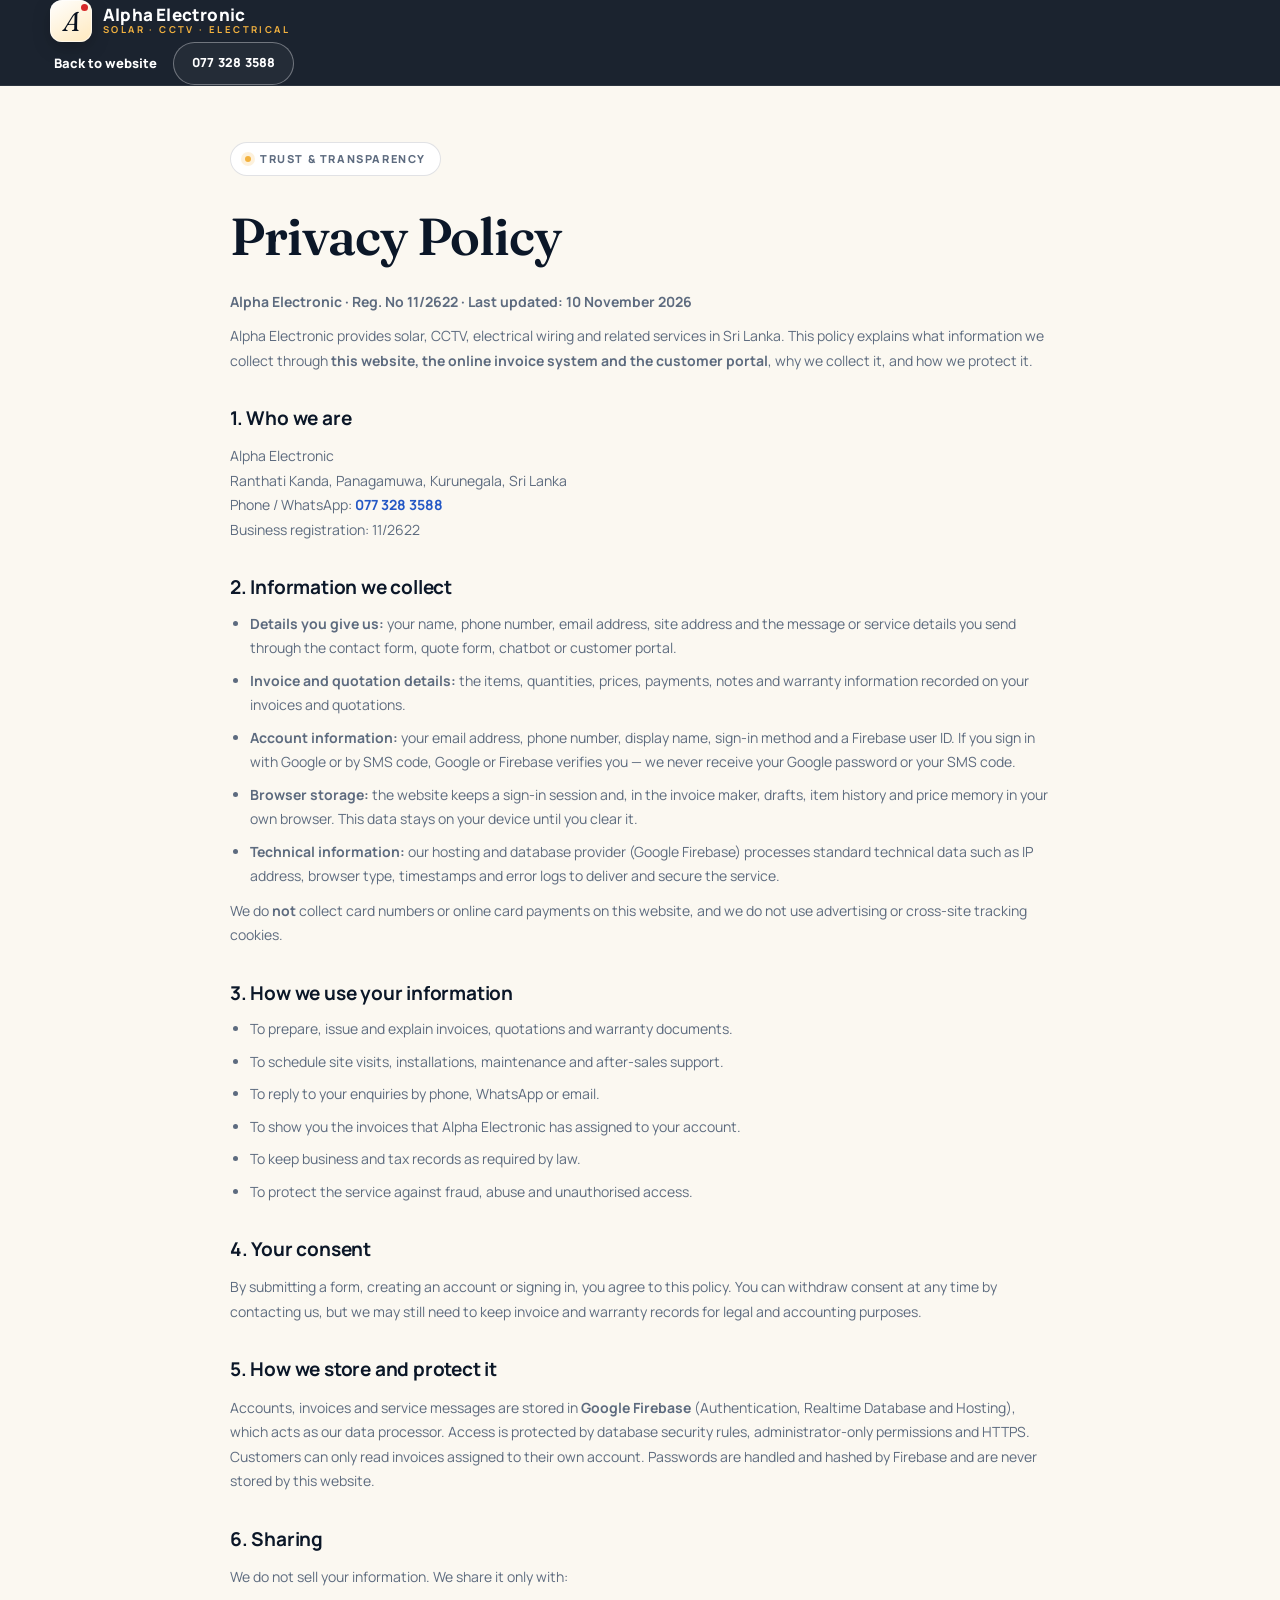
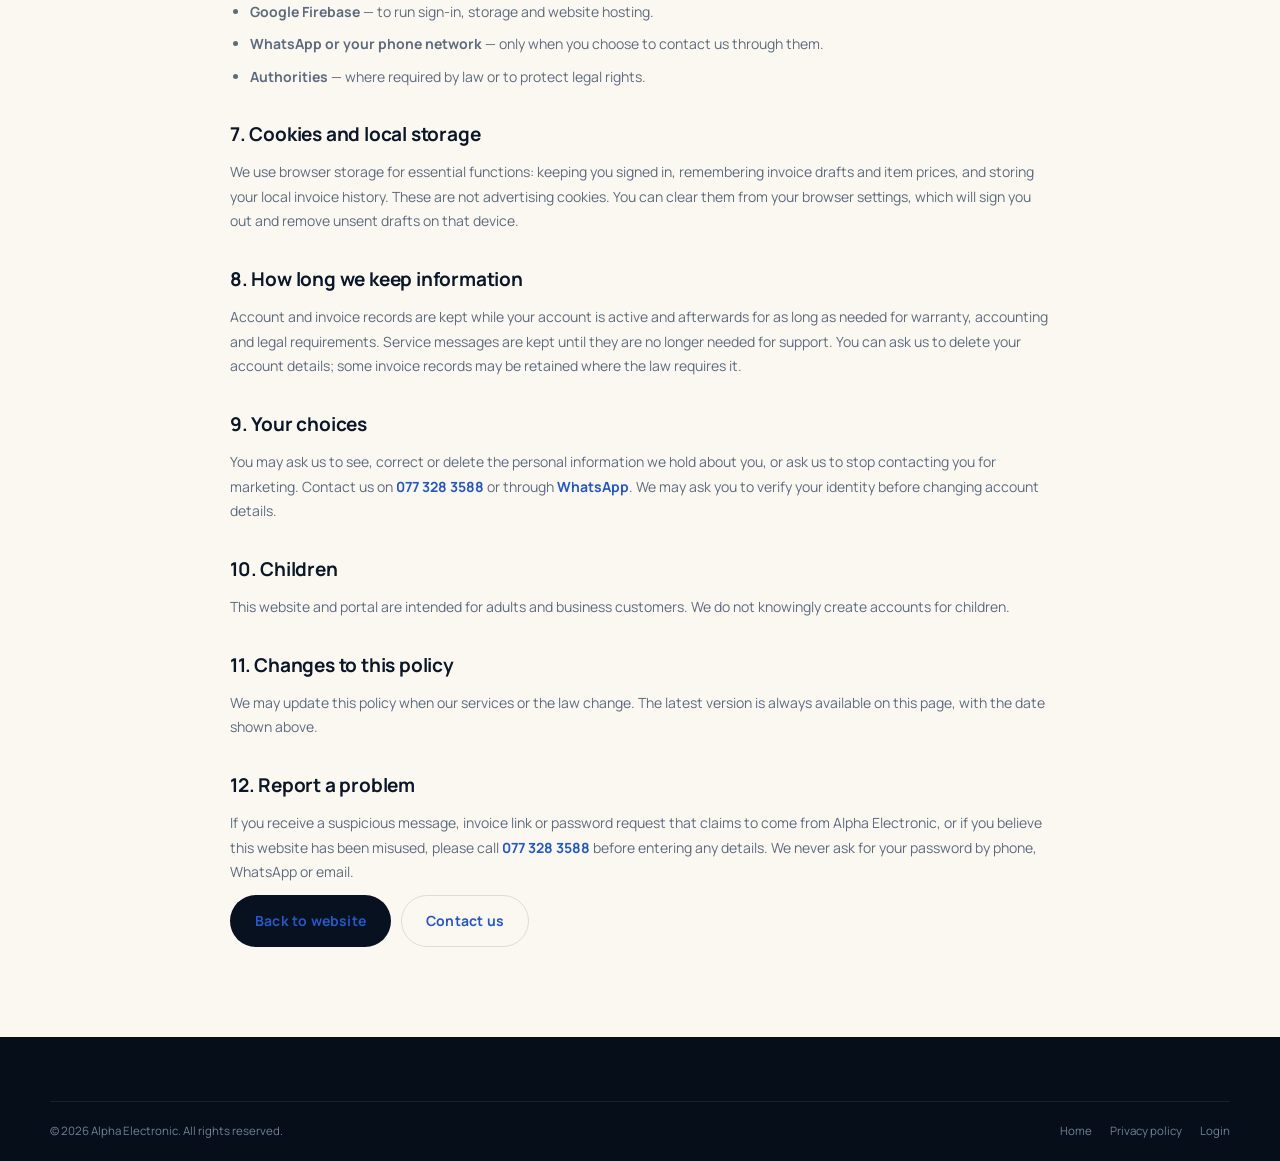
<file: privacy.html>
<!DOCTYPE html>
<html lang="en">
<head>
<meta charset="UTF-8">
<meta name="viewport" content="width=device-width, initial-scale=1.0">
<title>Privacy Policy — Alpha Electronic</title>
<meta name="description" content="How Alpha Electronic collects, uses, stores and protects personal information on its website, invoice system and customer portal.">
<meta name="theme-color" content="#08111f">
<link rel="icon" href="data:image/svg+xml,%3Csvg xmlns='http://www.w3.org/2000/svg' viewBox='0 0 64 64'%3E%3Crect width='64' height='64' rx='14' fill='%2308111f'/%3E%3Ctext x='30' y='46' font-family='Georgia' font-size='38' font-style='italic' text-anchor='middle' fill='%23f3b23f'%3EA%3C/text%3E%3Ccircle cx='49' cy='17' r='5' fill='%23d62828'/%3E%3C/svg%3E">
<link rel="preconnect" href="https://fonts.googleapis.com">
<link rel="preconnect" href="https://fonts.gstatic.com" crossorigin>
<link href="https://fonts.googleapis.com/css2?family=Manrope:wght@400;500;600;700;800&family=Fraunces:ital,opsz,wght@0,9..144,500;0,9..144,600;1,9..144,500&display=swap" rel="stylesheet">
<link rel="stylesheet" href="site.css">
</head>
<body>

<header class="site-header">
  <div class="container">
    <a class="brand" href="index.html" aria-label="Alpha Electronic home">
      <span class="brand-mark">A</span>
      <span class="brand-text">
        <strong>Alpha Electronic</strong>
        <span>Solar · CCTV · Electrical</span>
      </span>
    </a>
    <div class="header-actions" style="margin-left:auto">
      <a class="header-login" href="index.html">Back to website</a>
      <a class="btn btn-ghost-light btn-sm" href="tel:+94773283588">077 328 3588</a>
    </div>
  </div>
</header>

<main class="legal-main">
  <div class="container legal">
    <span class="eyebrow"><span class="dot"></span>Trust &amp; transparency</span>
    <h1>Privacy Policy</h1>
    <p class="legal-meta">Alpha Electronic · Reg. No 11/2622 · Last updated: 10 November 2026</p>

    <p>
      Alpha Electronic provides solar, CCTV, electrical wiring and related services in Sri Lanka.
      This policy explains what information we collect through <strong>this website, the online
      invoice system and the customer portal</strong>, why we collect it, and how we protect it.
    </p>

    <h2>1. Who we are</h2>
    <p>
      Alpha Electronic<br>
      Ranthati Kanda, Panagamuwa, Kurunegala, Sri Lanka<br>
      Phone / WhatsApp: <a href="tel:+94773283588">077 328 3588</a><br>
      Business registration: 11/2622
    </p>

    <h2>2. Information we collect</h2>
    <ul>
      <li><strong>Details you give us:</strong> your name, phone number, email address, site address and the message or service details you send through the contact form, quote form, chatbot or customer portal.</li>
      <li><strong>Invoice and quotation details:</strong> the items, quantities, prices, payments, notes and warranty information recorded on your invoices and quotations.</li>
      <li><strong>Account information:</strong> your email address, phone number, display name, sign-in method and a Firebase user ID. If you sign in with Google or by SMS code, Google or Firebase verifies you — we never receive your Google password or your SMS code.</li>
      <li><strong>Browser storage:</strong> the website keeps a sign-in session and, in the invoice maker, drafts, item history and price memory in your own browser. This data stays on your device until you clear it.</li>
      <li><strong>Technical information:</strong> our hosting and database provider (Google Firebase) processes standard technical data such as IP address, browser type, timestamps and error logs to deliver and secure the service.</li>
    </ul>
    <p>
      We do <strong>not</strong> collect card numbers or online card payments on this website, and we do
      not use advertising or cross-site tracking cookies.
    </p>

    <h2>3. How we use your information</h2>
    <ul>
      <li>To prepare, issue and explain invoices, quotations and warranty documents.</li>
      <li>To schedule site visits, installations, maintenance and after-sales support.</li>
      <li>To reply to your enquiries by phone, WhatsApp or email.</li>
      <li>To show you the invoices that Alpha Electronic has assigned to your account.</li>
      <li>To keep business and tax records as required by law.</li>
      <li>To protect the service against fraud, abuse and unauthorised access.</li>
    </ul>

    <h2>4. Your consent</h2>
    <p>
      By submitting a form, creating an account or signing in, you agree to this policy. You can
      withdraw consent at any time by contacting us, but we may still need to keep invoice and
      warranty records for legal and accounting purposes.
    </p>

    <h2>5. How we store and protect it</h2>
    <p>
      Accounts, invoices and service messages are stored in <strong>Google Firebase</strong>
      (Authentication, Realtime Database and Hosting), which acts as our data processor.
      Access is protected by database security rules, administrator-only permissions and HTTPS.
      Customers can only read invoices assigned to their own account. Passwords are handled and
      hashed by Firebase and are never stored by this website.
    </p>

    <h2>6. Sharing</h2>
    <p>
      We do not sell your information. We share it only with:
    </p>
    <ul>
      <li><strong>Google Firebase</strong> — to run sign-in, storage and website hosting.</li>
      <li><strong>WhatsApp or your phone network</strong> — only when you choose to contact us through them.</li>
      <li><strong>Authorities</strong> — where required by law or to protect legal rights.</li>
    </ul>

    <h2>7. Cookies and local storage</h2>
    <p>
      We use browser storage for essential functions: keeping you signed in, remembering invoice
      drafts and item prices, and storing your local invoice history. These are not advertising
      cookies. You can clear them from your browser settings, which will sign you out and remove
      unsent drafts on that device.
    </p>

    <h2>8. How long we keep information</h2>
    <p>
      Account and invoice records are kept while your account is active and afterwards for as long
      as needed for warranty, accounting and legal requirements. Service messages are kept until
      they are no longer needed for support. You can ask us to delete your account details; some
      invoice records may be retained where the law requires it.
    </p>

    <h2>9. Your choices</h2>
    <p>
      You may ask us to see, correct or delete the personal information we hold about you, or ask
      us to stop contacting you for marketing. Contact us on
      <a href="tel:+94773283588">077 328 3588</a> or through
      <a href="https://wa.me/94773283588" target="_blank" rel="noopener">WhatsApp</a>.
      We may ask you to verify your identity before changing account details.
    </p>

    <h2>10. Children</h2>
    <p>
      This website and portal are intended for adults and business customers. We do not knowingly
      create accounts for children.
    </p>

    <h2>11. Changes to this policy</h2>
    <p>
      We may update this policy when our services or the law change. The latest version is always
      available on this page, with the date shown above.
    </p>

    <h2>12. Report a problem</h2>
    <p>
      If you receive a suspicious message, invoice link or password request that claims to come
      from Alpha Electronic, or if you believe this website has been misused, please call
      <a href="tel:+94773283588">077 328 3588</a> before entering any details. We never ask for
      your password by phone, WhatsApp or email.
    </p>

    <p class="legal-actions">
      <a class="btn btn-navy" href="index.html">Back to website</a>
      <a class="btn btn-outline" href="index.html#contact">Contact us</a>
    </p>
  </div>
</main>

<footer class="site-footer">
  <div class="container">
    <div class="footer-bottom">
      <span>© 2026 Alpha Electronic. All rights reserved.</span>
      <span class="fb-links">
        <a href="index.html">Home</a>
        <a href="privacy.html">Privacy policy</a>
        <a href="login.html">Login</a>
      </span>
    </div>
  </div>
</footer>

</body>
</html>
</file>
<file: site.css>
/* =========================================================
   Alpha Electronic — public website
   ========================================================= */
:root {
  --navy: #08111f;
  --navy-2: #0c1b30;
  --navy-3: #132743;
  --gold: #f3b23f;
  --gold-soft: #ffd98a;
  --red: #d62828;
  --blue: #2458c5;
  --teal: #2bb3a3;
  --cream: #fbf8f1;
  --paper: #ffffff;
  --ink: #0b1728;
  --muted: #5d6b7f;
  --muted-2: #8390a3;
  --line: rgba(11, 23, 40, .12);
  --line-dark: rgba(255, 255, 255, .12);
  --font-sans: "Manrope", "Segoe UI", Roboto, Helvetica, Arial, sans-serif;
  --font-display: "Fraunces", Georgia, "Times New Roman", serif;
  --shadow: 0 20px 60px rgba(8, 17, 31, .12);
  --radius: 18px;
}

* { box-sizing: border-box; }
html { scroll-behavior: smooth; }
body {
  margin: 0;
  background: var(--cream);
  color: var(--ink);
  font-family: var(--font-sans);
  font-size: 16px;
  line-height: 1.65;
  -webkit-font-smoothing: antialiased;
}
img { max-width: 100%; display: block; }
a { color: inherit; text-decoration: none; }
button, input, select, textarea { font: inherit; color: inherit; }
::selection { background: var(--gold); color: var(--navy); }

.container { width: min(1180px, calc(100% - 44px)); margin: 0 auto; }
.container-wide { width: min(1320px, calc(100% - 44px)); margin: 0 auto; }

.sr-only {
  position: absolute; width: 1px; height: 1px; padding: 0; margin: -1px;
  overflow: hidden; clip: rect(0 0 0 0); white-space: nowrap; border: 0;
}

/* ---------- Brand ---------- */
.brand { display: inline-flex; align-items: center; gap: 11px; }
.brand-mark {
  width: 42px; height: 42px; border-radius: 12px;
  display: grid; place-items: center; flex: 0 0 auto;
  background: linear-gradient(150deg, #fff 0%, #ffe9bd 100%);
  color: var(--navy);
  font-family: var(--font-display);
  font-style: italic;
  font-size: 27px;
  line-height: 1;
  position: relative;
  box-shadow: inset 0 0 0 1px rgba(255,255,255,.6), 0 6px 18px rgba(0,0,0,.22);
}
.brand-mark::after {
  content: "";
  position: absolute; right: 4px; top: 4px;
  width: 7px; height: 7px; border-radius: 50%;
  background: var(--red);
}
.brand-text { display: flex; flex-direction: column; line-height: 1.1; }
.brand-text strong { font-size: 17px; letter-spacing: .2px; font-weight: 800; }
.brand-text span { font-size: 9.5px; letter-spacing: 2.4px; text-transform: uppercase; color: var(--gold); font-weight: 700; }
.on-light .brand-text strong { color: var(--ink); }
.on-light .brand-text span { color: var(--muted); }

/* ---------- Buttons ---------- */
.btn {
  display: inline-flex; align-items: center; justify-content: center; gap: 9px;
  border: 1px solid transparent; border-radius: 999px;
  padding: 13px 24px; font-size: 14px; font-weight: 800; letter-spacing: .2px;
  cursor: pointer; transition: transform .18s ease, background .18s ease, color .18s ease, border-color .18s ease, box-shadow .18s ease;
  white-space: nowrap;
}
.btn:hover { transform: translateY(-2px); }
.btn:active { transform: translateY(0); }
.btn:disabled { opacity: .55; cursor: not-allowed; transform: none; }
.btn-gold { background: linear-gradient(135deg, var(--gold) 0%, #ffca63 100%); color: #241704; box-shadow: 0 14px 30px rgba(243, 178, 63, .28); }
.btn-gold:hover { box-shadow: 0 18px 36px rgba(243, 178, 63, .38); }
.btn-navy { background: var(--navy); color: #fff; }
.btn-navy:hover { background: var(--navy-3); }
.btn-ghost-light { border-color: rgba(255,255,255,.35); color: #fff; background: rgba(255,255,255,.04); }
.btn-ghost-light:hover { background: rgba(255,255,255,.12); border-color: rgba(255,255,255,.6); }
.btn-outline { border-color: var(--line); color: var(--ink); background: transparent; }
.btn-outline:hover { border-color: var(--navy); background: #fff; }
.btn-sm { padding: 9px 16px; font-size: 12.5px; }
.btn-block { width: 100%; }
.btn[disabled] { pointer-events: none; }

.link-arrow { display: inline-flex; align-items: center; gap: 7px; font-weight: 800; font-size: 13px; color: var(--navy); }
.link-arrow::after { content: "→"; transition: transform .18s ease; }
.link-arrow:hover::after { transform: translateX(4px); }
.btn-link { background: transparent; border: 0; padding: 0; font-family: inherit; cursor: pointer; text-align: left; }
.btn-link:hover { color: var(--red); }

.quote-badge {
  display: flex; align-items: center; justify-content: space-between; gap: 10px;
  background: #fff7e4; border: 1px solid #f3d79a; color: #6b4a08;
  border-radius: 10px; padding: 10px 13px; font-size: 12.5px; font-weight: 800; margin-bottom: 16px;
}
.quote-badge[hidden] { display: none; }

/* ---------- Announcement + header ---------- */
.announce {
  background: var(--navy);
  color: #c9d4e4;
  font-size: 11.5px;
  letter-spacing: .4px;
}
.announce .container-wide { display: flex; align-items: center; justify-content: space-between; gap: 16px; padding: 7px 0; }
.announce a { color: var(--gold-soft); font-weight: 700; }
.announce .ann-right { display: flex; align-items: center; gap: 18px; }
.announce .ann-dot { width: 5px; height: 5px; border-radius: 50%; background: var(--gold); display: inline-block; margin-right: 7px; vertical-align: middle; }

.site-header {
  position: sticky; top: 0; z-index: 50;
  background: rgba(8, 17, 31, .92);
  backdrop-filter: blur(14px);
  border-bottom: 1px solid rgba(255,255,255,.08);
  color: #fff;
  transition: background .2s ease, box-shadow .2s ease;
}
.site-header.scrolled { box-shadow: 0 14px 40px rgba(8, 17, 31, .25); background: rgba(8, 17, 31, .98); }
.site-header .container-wide { display: flex; align-items: center; gap: 26px; height: 70px; }
.site-nav { display: flex; align-items: center; gap: 26px; margin-left: auto; }
.site-nav a { font-size: 13.5px; font-weight: 700; color: #dbe3ef; padding: 6px 0; position: relative; }
.site-nav a::after {
  content: ""; position: absolute; left: 0; right: 100%; bottom: 0; height: 2px;
  background: var(--gold); transition: right .2s ease;
}
.site-nav a:hover { color: #fff; }
.site-nav a:hover::after { right: 0; }
.header-actions { display: flex; align-items: center; gap: 12px; }
.header-login { font-size: 13px; font-weight: 800; color: #fff; padding: 8px 4px; }
.header-login:hover { color: var(--gold-soft); }
.header-actions .btn { padding: 10px 18px; font-size: 12.5px; }
.nav-toggle {
  display: none; border: 1px solid rgba(255,255,255,.25); background: transparent;
  width: 42px; height: 42px; border-radius: 11px; color: #fff; cursor: pointer;
  align-items: center; justify-content: center; flex-direction: column; gap: 5px;
}
.nav-toggle span { display: block; width: 18px; height: 2px; background: #fff; border-radius: 2px; transition: transform .2s, opacity .2s; }
.nav-open .nav-toggle span:nth-child(1) { transform: translateY(7px) rotate(45deg); }
.nav-open .nav-toggle span:nth-child(2) { opacity: 0; }
.nav-open .nav-toggle span:nth-child(3) { transform: translateY(-7px) rotate(-45deg); }

/* ---------- Hero ---------- */
.hero { position: relative; min-height: 88vh; display: flex; flex-direction: column; justify-content: flex-end; overflow: hidden; background: var(--navy); color: #fff; }
.hero-media { position: absolute; inset: 0; }
.hero-media img { width: 100%; height: 100%; object-fit: cover; object-position: center 62%; animation: heroZoom 18s ease-out both; }
@keyframes heroZoom { from { transform: scale(1.08); } to { transform: scale(1); } }
.hero-shade {
  position: absolute; inset: 0;
  background:
    linear-gradient(90deg, rgba(4, 10, 20, .94) 0%, rgba(4, 10, 20, .78) 42%, rgba(4, 10, 20, .22) 72%, rgba(4, 10, 20, .35) 100%),
    linear-gradient(0deg, rgba(4, 10, 20, .92) 0%, rgba(4, 10, 20, 0) 42%);
}
.hero-inner { position: relative; z-index: 2; display: flex; align-items: flex-end; justify-content: space-between; gap: 40px; padding: 120px 0 90px; }
.hero-copy { max-width: 660px; }
.eyebrow {
  display: inline-flex; align-items: center; gap: 9px;
  padding: 7px 14px; border-radius: 999px;
  border: 1px solid rgba(255,255,255,.22);
  background: rgba(255,255,255,.06);
  font-size: 11px; font-weight: 800; letter-spacing: 1.6px; text-transform: uppercase;
  color: #f4e7c8;
}
.eyebrow .dot { width: 6px; height: 6px; border-radius: 50%; background: var(--gold); box-shadow: 0 0 0 4px rgba(243,178,63,.18); }
.hero h1 {
  margin: 22px 0 18px;
  font-family: var(--font-display);
  font-weight: 600;
  font-size: clamp(44px, 6.3vw, 82px);
  line-height: .98;
  letter-spacing: -1.4px;
}
.hero h1 em { font-style: italic; color: var(--gold-soft); font-weight: 500; }
.hero-lead { margin: 0 0 30px; max-width: 540px; font-size: 16.5px; line-height: 1.7; color: #cfd9e7; }
.hero-cta { display: flex; flex-wrap: wrap; gap: 12px; }
.hero-trust { list-style: none; display: flex; flex-wrap: wrap; gap: 22px; margin: 34px 0 0; padding: 0; font-size: 12.5px; color: #b9c6d8; }
.hero-trust li { display: flex; align-items: center; gap: 8px; }
.hero-trust li::before { content: "✓"; color: var(--gold); font-weight: 900; }

.hero-card {
  flex: 0 0 280px;
  border: 1px solid rgba(255,255,255,.18);
  background: rgba(15, 29, 50, .55);
  backdrop-filter: blur(16px);
  border-radius: 20px;
  padding: 22px;
  box-shadow: 0 24px 60px rgba(0,0,0,.28);
  margin-bottom: 8px;
}
.hero-card .hc-label { font-size: 10px; letter-spacing: 2px; text-transform: uppercase; color: var(--gold-soft); font-weight: 800; }
.hero-card .hc-price { font-family: var(--font-display); font-size: 32px; line-height: 1.1; margin: 9px 0 2px; }
.hero-card .hc-price span { font-family: var(--font-sans); font-size: 12px; color: #b9c6d8; font-weight: 600; }
.hero-card .hc-list { list-style: none; margin: 16px 0 18px; padding: 0; display: grid; gap: 8px; font-size: 12.5px; color: #d7e0ec; }
.hero-card .hc-list li { display: flex; gap: 8px; }
.hero-card .hc-list li::before { content: "•"; color: var(--gold); }
.hero-card .hc-foot { border-top: 1px solid rgba(255,255,255,.14); padding-top: 12px; display: flex; align-items: center; justify-content: space-between; font-size: 11px; color: #9fb0c6; }
.hero-card .hc-foot a { color: var(--gold-soft); font-weight: 800; }

.hero-strip { position: relative; z-index: 2; border-top: 1px solid rgba(255,255,255,.12); background: rgba(5, 12, 23, .55); backdrop-filter: blur(8px); }
.hero-strip .container { display: flex; align-items: center; justify-content: space-between; gap: 20px; padding: 16px 0; flex-wrap: wrap; }
.hero-strip span { font-size: 11px; letter-spacing: 1.8px; text-transform: uppercase; color: #94a5bb; font-weight: 800; }
.hero-strip .hs-item { display: flex; align-items: center; gap: 10px; color: #dbe3ef; }
.hero-strip .hs-item i { width: 7px; height: 7px; border-radius: 50%; background: var(--gold); display: inline-block; }

/* ---------- Sections ---------- */
.section { padding: 96px 0; }
.section-tight { padding: 70px 0; }
.bg-soft { background: #f3efe6; }
.bg-dark { background: var(--navy); color: #fff; }
.bg-dark .section-lead { color: #b9c6d8; }
.bg-dark .eyebrow { border-color: rgba(255,255,255,.2); }
.section-head { display: flex; align-items: flex-end; justify-content: space-between; gap: 40px; margin-bottom: 44px; }
.section-head .sh-copy { max-width: 640px; }
.section-eyebrow {
  display: inline-flex; align-items: center; gap: 10px;
  font-size: 11px; letter-spacing: 2px; text-transform: uppercase; font-weight: 800; color: var(--red);
  margin-bottom: 14px;
}
.section-eyebrow::before { content: ""; width: 26px; height: 2px; background: var(--red); display: inline-block; }
.bg-dark .section-eyebrow { color: var(--gold); }
.bg-dark .section-eyebrow::before { background: var(--gold); }
.section-head h2 {
  margin: 0;
  font-family: var(--font-display);
  font-weight: 600;
  font-size: clamp(32px, 4vw, 48px);
  line-height: 1.08;
  letter-spacing: -0.8px;
}
.section-head h2 em { font-style: italic; color: var(--red); }
.bg-dark .section-head h2 em { color: var(--gold-soft); }
.section-lead { margin: 14px 0 0; color: var(--muted); font-size: 15.5px; max-width: 560px; }
.section-head .sh-side { flex: 0 0 auto; padding-bottom: 6px; }

/* ---------- Services ---------- */
.services-grid { display: grid; grid-template-columns: repeat(2, minmax(0, 1fr)); gap: 20px; }
.service-card {
  position: relative; display: grid; grid-template-columns: 220px minmax(0, 1fr);
  background: var(--paper); border: 1px solid var(--line); border-radius: var(--radius);
  overflow: hidden; min-height: 230px;
  transition: transform .25s ease, box-shadow .25s ease, border-color .25s ease;
}
.service-card:hover { transform: translateY(-4px); box-shadow: var(--shadow); border-color: rgba(11,23,40,.2); }
.service-media { position: relative; overflow: hidden; }
.service-media img { width: 100%; height: 100%; object-fit: cover; transition: transform .5s ease; }
.service-card:hover .service-media img { transform: scale(1.06); }
.service-media .num {
  position: absolute; left: 14px; top: 14px;
  background: rgba(8,17,31,.72); color: var(--gold-soft);
  font-size: 10px; font-weight: 800; letter-spacing: 1.4px;
  padding: 5px 10px; border-radius: 999px; backdrop-filter: blur(4px);
}
.service-body { padding: 26px 26px 24px; display: flex; flex-direction: column; }
.service-body h3 { margin: 0 0 8px; font-family: var(--font-display); font-size: 25px; font-weight: 600; line-height: 1.15; }
.service-body p { margin: 0 0 14px; color: var(--muted); font-size: 13.5px; line-height: 1.65; }
.service-tags { display: flex; flex-wrap: wrap; gap: 6px; margin-bottom: 18px; }
.service-tags span { font-size: 10.5px; font-weight: 700; color: #415069; background: #f1eee6; border-radius: 999px; padding: 4px 9px; }
.service-body .link-arrow { margin-top: auto; }

/* ---------- Stats ---------- */
.stats-band { border-top: 1px solid var(--line-dark); border-bottom: 1px solid var(--line-dark); }
.stats-grid { display: grid; grid-template-columns: repeat(4, minmax(0, 1fr)); gap: 1px; background: var(--line-dark); }
.stat-block { background: var(--navy); padding: 34px 26px; }
.stat-block .st-k { font-family: var(--font-display); font-size: 30px; line-height: 1.1; color: var(--gold-soft); }
.stat-block .st-l { font-size: 11px; letter-spacing: 1.4px; text-transform: uppercase; color: #93a4ba; font-weight: 800; margin-top: 8px; }

/* ---------- Solar packages ---------- */
.packages-grid { display: grid; grid-template-columns: repeat(4, minmax(0, 1fr)); gap: 16px; }
.package {
  position: relative;
  border: 1px solid rgba(255,255,255,.14);
  background: linear-gradient(180deg, rgba(255,255,255,.05), rgba(255,255,255,.015));
  border-radius: 18px; padding: 25px 22px 22px;
  display: flex; flex-direction: column;
  transition: transform .22s ease, border-color .22s ease, background .22s ease;
}
.package:hover { transform: translateY(-5px); border-color: rgba(243,178,63,.55); background: rgba(255,255,255,.06); }
.package.popular { border-color: var(--gold); background: linear-gradient(180deg, rgba(243,178,63,.16), rgba(243,178,63,.03)); }
.package .p-badge { position: absolute; right: 16px; top: 16px; background: var(--gold); color: #241704; font-size: 9.5px; font-weight: 900; letter-spacing: 1px; padding: 4px 9px; border-radius: 999px; text-transform: uppercase; }
.package h3 { margin: 0 0 4px; font-family: var(--font-display); font-size: 30px; font-weight: 600; }
.package .p-sub { font-size: 11px; color: #93a4ba; letter-spacing: .5px; }
.package .p-price { margin: 18px 0 4px; font-family: var(--font-display); font-size: 28px; color: var(--gold-soft); line-height: 1.1; }
.package .p-note { font-size: 10.5px; color: #8b9cb3; margin-bottom: 18px; }
.package ul { list-style: none; margin: 0 0 22px; padding: 0; display: grid; gap: 8px; font-size: 12.5px; color: #ccd6e3; }
.package ul li { display: flex; gap: 8px; }
.package ul li::before { content: "✓"; color: var(--gold); font-weight: 900; }
.package .btn { margin-top: auto; width: 100%; }

/* Package category tabs + photo cards */
.pkg-tabs {
  display: inline-flex; gap: 4px; padding: 5px; margin: 0 0 34px;
  background: rgba(255,255,255,.06); border: 1px solid rgba(255,255,255,.13); border-radius: 999px;
}
.pkg-tabs a { padding: 8px 20px; border-radius: 999px; font-size: 11.5px; font-weight: 800; letter-spacing: .6px; text-transform: uppercase; color: #c6d2e2; transition: background .18s, color .18s; }
.pkg-tabs a:hover { color: #fff; background: rgba(255,255,255,.08); }
.pkg-tabs a.active { background: var(--gold); color: #241704; }
.pkg-subhead {
  display: flex; align-items: flex-end; justify-content: space-between; gap: 18px;
  margin: 42px 0 18px; padding-top: 32px; border-top: 1px solid var(--line-dark);
  scroll-margin-top: 92px;
}
.pkg-subhead#solar-grid { margin-top: 0; padding-top: 0; border-top: 0; }
.pkg-subhead h3 { margin: 0 0 5px; font-family: var(--font-display); font-size: clamp(24px, 2.4vw, 30px); font-weight: 600; }
.pkg-subhead p { margin: 0; color: #93a4ba; font-size: 13px; }
.pkg-chip {
  flex: 0 0 auto; font-size: 9.5px; letter-spacing: 1.2px; text-transform: uppercase; font-weight: 900;
  color: var(--gold-soft); border: 1px solid rgba(243,178,63,.35); border-radius: 999px; padding: 6px 12px;
}
.package-photo { padding-top: 0; overflow: hidden; }
.package-photo .p-img { position: relative; height: 152px; margin: 0 -22px 18px; overflow: hidden; background: #102033; }
.package-photo .p-img img { width: 100%; height: 100%; object-fit: cover; display: block; transition: transform .55s ease; }
.package-photo:hover .p-img img { transform: scale(1.055); }
.package-photo .p-img::after { content: ""; position: absolute; inset: 0; background: linear-gradient(180deg, rgba(5,12,23,0) 45%, rgba(5,12,23,.82)); pointer-events: none; }
.package-photo .p-tag {
  position: absolute; left: 14px; bottom: 11px; z-index: 1;
  font-size: 9px; letter-spacing: 1.4px; text-transform: uppercase; font-weight: 900;
  color: #08111f; background: var(--gold); border-radius: 999px; padding: 4px 9px;
}
.package-photo .p-badge { z-index: 2; top: 12px; right: 12px; }
.solar-notes { margin-top: 18px; font-size: 11.5px; color: #8b9cb3; }
.brand-strip { display: flex; flex-wrap: wrap; align-items: center; gap: 26px; margin-top: 34px; padding-top: 26px; border-top: 1px solid var(--line-dark); }
.brand-strip .bs-label { font-size: 10px; letter-spacing: 2px; text-transform: uppercase; color: #8496ad; font-weight: 800; }
.brand-strip img { height: 34px; width: auto; filter: grayscale(1) brightness(2.4); opacity: .75; transition: opacity .2s, filter .2s; }
.brand-strip img:hover { opacity: 1; filter: none; }
.brand-strip .bs-chip { font-size: 11px; font-weight: 800; letter-spacing: 1px; color: #b9c6d8; border: 1px solid rgba(255,255,255,.18); border-radius: 999px; padding: 6px 12px; }

/* ---------- Process ---------- */
.process-grid { display: grid; grid-template-columns: repeat(4, minmax(0, 1fr)); gap: 18px; counter-reset: step; }
.process-step { position: relative; padding: 24px 20px 20px; border: 1px solid var(--line); border-radius: 16px; background: #fff; }
.process-step::before {
  counter-increment: step; content: "0" counter(step);
  font-family: var(--font-display); font-size: 34px; color: rgba(214,40,40,.22); line-height: 1;
  display: block; margin-bottom: 12px;
}
.process-step h3 { margin: 0 0 6px; font-size: 16px; font-weight: 800; }
.process-step p { margin: 0; font-size: 13px; color: var(--muted); line-height: 1.65; }
.process-step::after {
  content: ""; position: absolute; right: -10px; top: 50%; width: 20px; height: 1px;
  background: var(--line); display: none;
}

/* ---------- Gallery ---------- */
.gallery-grid {
  display: grid; grid-template-columns: repeat(12, 1fr);
  grid-auto-rows: 148px; gap: 12px;
}
.gallery-item { position: relative; overflow: hidden; border-radius: 14px; cursor: zoom-in; background: #dfe4ea; grid-column: span 3; grid-row: span 2; border: 0; padding: 0; text-align: left; display: block; width: 100%; }
.gallery-item.wide { grid-column: span 6; }
.gallery-item.tall { grid-row: span 3; }
.gallery-item img { width: 100%; height: 100%; object-fit: cover; transition: transform .55s ease; }
.gallery-item:hover img { transform: scale(1.07); }
.gallery-item .gi-cap {
  position: absolute; inset: auto 0 0 0; padding: 30px 16px 14px;
  background: linear-gradient(0deg, rgba(5,12,23,.82), rgba(5,12,23,0));
  color: #fff; font-size: 12px; font-weight: 700; letter-spacing: .3px;
  opacity: 0; transform: translateY(6px); transition: opacity .25s, transform .25s;
}
.gallery-item:hover .gi-cap { opacity: 1; transform: none; }

/* ---------- About ---------- */
.about-grid { display: grid; grid-template-columns: minmax(0, 1fr) minmax(0, 1fr); gap: 56px; align-items: center; }
.about-media { position: relative; }
.about-media .am-main { border-radius: 22px; overflow: hidden; box-shadow: var(--shadow); aspect-ratio: 4 / 4.6; }
.about-media .am-main img { width: 100%; height: 100%; object-fit: cover; }
.about-media .am-card {
  position: absolute; right: -18px; bottom: 26px;
  background: var(--navy); color: #fff; border-radius: 16px; padding: 18px 20px;
  max-width: 230px; box-shadow: 0 20px 40px rgba(8,17,31,.3);
  border: 1px solid rgba(255,255,255,.12);
}
.about-media .am-card strong { display: block; font-family: var(--font-display); font-size: 22px; color: var(--gold-soft); line-height: 1.15; }
.about-media .am-card span { font-size: 11px; letter-spacing: 1px; text-transform: uppercase; color: #93a4ba; font-weight: 700; }
.about-copy h2 { margin: 0 0 16px; font-family: var(--font-display); font-size: clamp(30px, 3.6vw, 44px); font-weight: 600; line-height: 1.1; letter-spacing: -.6px; }
.about-copy h2 em { font-style: italic; color: var(--red); }
.about-copy p { color: var(--muted); font-size: 15px; margin: 0 0 16px; }
.about-points { list-style: none; margin: 24px 0 28px; padding: 0; display: grid; gap: 13px; }
.about-points li { display: flex; gap: 12px; font-size: 14px; color: #2b3a4f; }
.about-points li .ap-ico {
  flex: 0 0 auto; width: 26px; height: 26px; border-radius: 8px;
  background: #fdf0d4; color: #8a5b00; display: grid; place-items: center;
  font-size: 12px; font-weight: 900;
}
.about-points li strong { display: block; font-size: 14px; color: var(--ink); }
.about-points li span { font-size: 12.5px; color: var(--muted); }

/* ---------- Contact ---------- */
.contact-grid { display: grid; grid-template-columns: 0.9fr 1.1fr; gap: 26px; align-items: stretch; }
.contact-info {
  background: linear-gradient(160deg, var(--navy-2), var(--navy));
  border: 1px solid rgba(255,255,255,.1);
  color: #fff; border-radius: 22px; padding: 36px 32px;
  display: flex; flex-direction: column;
}
.contact-info .section-eyebrow { color: var(--gold); }
.contact-info .section-eyebrow::before { background: var(--gold); }
.contact-info h2 { margin: 0 0 12px; font-family: var(--font-display); font-size: 34px; font-weight: 600; line-height: 1.1; }
.contact-info p.ci-lead { color: #b9c6d8; font-size: 14px; margin: 0 0 26px; }
.ci-list { display: grid; gap: 18px; margin-bottom: 28px; }
.ci-row { display: flex; gap: 13px; align-items: flex-start; }
.ci-row .ci-ico { width: 38px; height: 38px; border-radius: 11px; background: rgba(243,178,63,.14); color: var(--gold-soft); display: grid; place-items: center; font-size: 15px; flex: 0 0 auto; }
.ci-row .ci-k { font-size: 10px; letter-spacing: 1.4px; text-transform: uppercase; color: #8fa1b8; font-weight: 800; }
.ci-row .ci-v { font-size: 14px; font-weight: 600; color: #e8eef7; margin-top: 2px; }
.ci-row a.ci-v:hover { color: var(--gold-soft); }
.contact-info .ci-actions { margin-top: auto; display: flex; flex-wrap: wrap; gap: 10px; }
.contact-form-card { background: #fff; border: 1px solid var(--line); border-radius: 22px; padding: 34px 32px; box-shadow: var(--shadow); }
.contact-form-card h3 { margin: 0 0 6px; font-family: var(--font-display); font-size: 26px; font-weight: 600; }
.contact-form-card .cf-sub { margin: 0 0 22px; color: var(--muted); font-size: 13px; }

/* ---------- Forms ---------- */
.field { margin-bottom: 15px; }
.field label { display: block; font-size: 11px; font-weight: 800; letter-spacing: 1px; text-transform: uppercase; color: #5b6b80; margin-bottom: 7px; }
.field input, .field select, .field textarea, .input {
  width: 100%; border: 1px solid #d9dee6; background: #fbfbf9; border-radius: 11px;
  padding: 12px 14px; font-size: 14px; outline: none; color: var(--ink);
  transition: border-color .18s, box-shadow .18s, background .18s;
}
.field input:focus, .field select:focus, .field textarea:focus, .input:focus {
  border-color: var(--navy); background: #fff; box-shadow: 0 0 0 4px rgba(8,17,31,.08);
}
.field textarea { resize: vertical; min-height: 104px; }
.field-row { display: grid; grid-template-columns: 1fr 1fr; gap: 14px; }
.field .hint { font-size: 11.5px; color: var(--muted-2); margin-top: 6px; }
.hp-field { position: absolute; left: -9999px; opacity: 0; height: 0; overflow: hidden; }
.form-note { font-size: 11.5px; color: var(--muted-2); margin-top: 12px; }
.form-status { margin-top: 14px; border-radius: 10px; padding: 11px 13px; font-size: 12.5px; font-weight: 700; display: none; }
.form-status.show { display: block; }
.form-status.ok { background: #eaf7f0; color: #146c43; border: 1px solid #b7e4ca; }
.form-status.bad { background: #fdecec; color: #9b1c1c; border: 1px solid #f5c2c2; }

/* ---------- Footer ---------- */
.site-footer { background: #060e19; color: #9fb0c6; padding: 64px 0 0; }
.footer-grid { display: grid; grid-template-columns: 1.6fr 1fr 1fr 1.2fr; gap: 36px; padding-bottom: 44px; }
.footer-brand p { font-size: 13px; line-height: 1.7; margin: 16px 0 0; max-width: 320px; }
.footer-col h4 { margin: 0 0 16px; font-size: 10.5px; letter-spacing: 1.8px; text-transform: uppercase; color: #e8eef7; font-weight: 800; }
.footer-col ul { list-style: none; margin: 0; padding: 0; display: grid; gap: 10px; font-size: 13px; }
.footer-col a:hover { color: var(--gold-soft); }
.footer-contact li { display: grid; gap: 2px; }
.footer-contact span.k { font-size: 10px; letter-spacing: 1px; text-transform: uppercase; color: #64788f; font-weight: 800; }
.footer-bottom { border-top: 1px solid rgba(255,255,255,.08); padding: 20px 0; display: flex; align-items: center; justify-content: space-between; gap: 14px; flex-wrap: wrap; font-size: 11.5px; color: #6f8299; }
.footer-bottom .fb-links { display: flex; gap: 18px; }

/* ---------- Floating bits ---------- */
.wa-float {
  position: fixed; right: 22px; bottom: 22px; z-index: 60;
  width: 56px; height: 56px; border-radius: 50%;
  background: #25d366; color: #fff; display: grid; place-items: center;
  box-shadow: 0 14px 34px rgba(37, 211, 102, .4);
  transition: transform .18s ease;
}
.wa-float:hover { transform: translateY(-3px) scale(1.03); }
.wa-float svg { width: 28px; height: 28px; }
.to-top {
  position: fixed; right: 26px; bottom: 158px; z-index: 55;
  width: 42px; height: 42px; border-radius: 12px; border: 1px solid var(--line);
  background: #fff; color: var(--navy); cursor: pointer; display: grid; place-items: center;
  opacity: 0; pointer-events: none; transition: opacity .2s, transform .2s;
  box-shadow: 0 8px 24px rgba(8,17,31,.14);
}
.to-top.show { opacity: 1; pointer-events: auto; }
.to-top:hover { transform: translateY(-2px); }

/* ---------- Toast ---------- */
.toast {
  position: fixed; left: 50%; bottom: 26px; transform: translate(-50%, 20px);
  background: var(--navy); color: #fff; border-radius: 11px; padding: 12px 20px;
  font-size: 13.5px; font-weight: 700; opacity: 0; pointer-events: none;
  transition: opacity .2s, transform .2s; z-index: 120;
  box-shadow: 0 16px 44px rgba(8,17,31,.34); max-width: min(92vw, 560px);
}
.toast.show { opacity: 1; transform: translate(-50%, 0); }

/* ---------- Modal ---------- */
.modal { position: fixed; inset: 0; z-index: 100; display: none; align-items: center; justify-content: center; padding: 20px; background: rgba(4,10,20,.62); backdrop-filter: blur(4px); }
.modal.open { display: flex; }
.modal-card {
  background: #fff; border-radius: 20px; width: min(560px, 100%);
  max-height: 88vh; overflow: auto; box-shadow: 0 30px 80px rgba(0,0,0,.4);
  padding: 28px;
}
.modal-card h3 { margin: 0 0 6px; font-family: var(--font-display); font-size: 26px; font-weight: 600; }
.modal-card .modal-sub { margin: 0 0 20px; color: var(--muted); font-size: 13px; }
.modal-head { display: flex; align-items: flex-start; justify-content: space-between; gap: 16px; margin-bottom: 8px; }
.modal-head h3 { margin: 0; }
.modal-close { border: 0; background: #f1f3f7; width: 34px; height: 34px; border-radius: 9px; font-size: 20px; line-height: 1; color: var(--muted); cursor: pointer; flex: 0 0 auto; }
.modal-close:hover { background: #e6e9ef; color: var(--ink); }

/* Lightbox */
.lightbox { position: fixed; inset: 0; z-index: 110; background: rgba(3,8,16,.92); display: none; align-items: center; justify-content: center; padding: 30px; }
.lightbox.open { display: flex; }
.lightbox img { max-width: min(1100px, 96vw); max-height: 88vh; border-radius: 10px; box-shadow: 0 30px 80px rgba(0,0,0,.6); }
.lightbox .lb-close { position: absolute; top: 20px; right: 24px; background: rgba(255,255,255,.12); color: #fff; border: 0; width: 42px; height: 42px; border-radius: 50%; font-size: 22px; cursor: pointer; }

/* Reveal */
[data-reveal] { opacity: 0; transform: translateY(22px); transition: opacity .7s ease, transform .7s ease; }
[data-reveal].is-visible { opacity: 1; transform: none; }
[data-reveal][data-delay="1"] { transition-delay: .08s; }
[data-reveal][data-delay="2"] { transition-delay: .16s; }
[data-reveal][data-delay="3"] { transition-delay: .24s; }

/* ---------- Auth page ---------- */
.auth-body { min-height: 100vh; display: flex; flex-direction: column; background: var(--cream); }
.auth-header { position: static; background: var(--navy); }
.auth-main { flex: 1; display: grid; grid-template-columns: minmax(0, 1.05fr) minmax(0, .95fr); min-height: calc(100vh - 70px); }
.auth-visual { position: relative; overflow: hidden; background: var(--navy); color: #fff; display: flex; align-items: flex-end; padding: 60px; }
.auth-visual img { position: absolute; inset: 0; width: 100%; height: 100%; object-fit: cover; opacity: .55; }
.auth-visual::after { content: ""; position: absolute; inset: 0; background: linear-gradient(0deg, rgba(5,12,23,.94) 0%, rgba(5,12,23,.15) 65%), linear-gradient(90deg, rgba(5,12,23,.7), transparent 60%); }
.auth-visual-content { position: relative; z-index: 2; max-width: 480px; }
.auth-visual-content .eyebrow { margin-bottom: 20px; }
.auth-visual-content h1 { margin: 0 0 16px; font-family: var(--font-display); font-size: clamp(34px, 4vw, 52px); line-height: 1.03; font-weight: 600; letter-spacing: -.8px; }
.auth-visual-content h1 em { font-style: italic; color: var(--gold-soft); }
.auth-visual-content p { color: #c6d2e2; font-size: 14px; max-width: 400px; }
.auth-visual-content .av-stats { display: flex; gap: 28px; margin-top: 30px; }
.auth-visual-content .av-stats strong { display: block; font-family: var(--font-display); font-size: 24px; color: var(--gold-soft); }
.auth-visual-content .av-stats span { font-size: 10px; letter-spacing: 1.2px; text-transform: uppercase; color: #93a4ba; font-weight: 800; }
.auth-panel { display: flex; align-items: center; justify-content: center; padding: 48px 28px; }
.auth-card { width: min(430px, 100%); }
.auth-card .back-link { font-size: 12px; font-weight: 800; color: var(--muted); display: inline-flex; gap: 6px; margin-bottom: 22px; }
.auth-card .back-link:hover { color: var(--ink); }
.auth-card h2 { margin: 0 0 6px; font-family: var(--font-display); font-size: 34px; font-weight: 600; letter-spacing: -.5px; }
.auth-card .auth-sub { margin: 0 0 24px; color: var(--muted); font-size: 13.5px; }
.auth-tabs { display: flex; gap: 4px; background: #eceae3; padding: 4px; border-radius: 12px; margin-bottom: 24px; }
.auth-tab { flex: 1; border: 0; border-radius: 9px; padding: 10px; font-size: 13px; font-weight: 800; color: var(--muted); background: transparent; cursor: pointer; }
.auth-tab.active { background: #fff; color: var(--ink); box-shadow: 0 3px 10px rgba(8,17,31,.08); }
.login-role { display: flex; gap: 4px; background: #eceae3; padding: 4px; border-radius: 10px; margin-bottom: 8px; }
.login-role-btn { flex: 1; border: 0; border-radius: 7px; padding: 9px 8px; font: inherit; font-size: 12px; font-weight: 800; color: var(--muted); background: transparent; cursor: pointer; }
.login-role-btn.active { background: #fff; color: var(--ink); box-shadow: 0 2px 8px rgba(8,17,31,.08); }
.login-role-btn[data-role="admin"].active { background: #fff7e3; color: #7a4a00; }
.login-role-note { margin: 0 0 16px; font-size: 11.5px; line-height: 1.5; color: var(--muted-2); }
.login-role-note strong { color: var(--ink); }
.auth-form { display: none; }
.auth-form.active { display: block; }
.pw-wrap { position: relative; }
.pw-wrap input { padding-right: 46px; }
.pw-toggle { position: absolute; right: 6px; top: 50%; transform: translateY(-50%); border: 0; background: transparent; color: var(--muted); font-size: 11px; font-weight: 800; padding: 7px 9px; border-radius: 7px; cursor: pointer; }
.pw-toggle:hover { background: #f0f2f6; color: var(--ink); }
.pw-meter { display: none; align-items: center; gap: 9px; margin-top: 8px; }
.pw-meter.show { display: flex; }
.pw-track { flex: 0 0 92px; height: 5px; border-radius: 999px; background: #e6e9ef; overflow: hidden; }
.pw-track i { display: block; height: 100%; width: 20%; border-radius: 999px; background: #d64545; transition: width .18s ease, background .18s ease; }
.pw-meter[data-score="1"] .pw-track i { background: #e07b39; }
.pw-meter[data-score="2"] .pw-track i { background: #d9a520; }
.pw-meter[data-score="3"] .pw-track i { background: #4c9a63; }
.pw-meter[data-score="4"] .pw-track i { background: #177a45; }
.pw-label { font-size: 10.5px; font-weight: 700; color: var(--muted-2); line-height: 1.35; }
.sec-warning {
  position: sticky; top: 0; z-index: 9999;
  background: #7a1d14; color: #ffe9e5;
  font-size: 12.5px; font-weight: 700; line-height: 1.45;
  padding: 10px 16px; text-align: center;
  border-bottom: 1px solid rgba(255, 255, 255, .18);
}
.auth-row { display: flex; align-items: center; justify-content: space-between; gap: 12px; margin: 6px 0 18px; }
.auth-link { font-size: 12px; font-weight: 800; color: var(--blue); background: none; border: 0; padding: 0; cursor: pointer; }
.auth-link:hover { text-decoration: underline; }
.auth-divider { height: 1px; background: var(--line); margin: 22px 0; }
.auth-or { display: flex; align-items: center; gap: 12px; margin: 22px 0 16px; color: var(--muted-2); font-size: 10.5px; font-weight: 800; letter-spacing: 1px; text-transform: uppercase; }
.auth-or::before, .auth-or::after { content: ""; height: 1px; background: var(--line); flex: 1; }
.btn-google { background: #fff; color: #1f2937; border-color: #d4d9e2; }
.btn-google:hover { background: #f7f8fa; border-color: #b9c0cc; }
.btn-google:disabled { opacity: .65; }
.google-g { width: 18px; height: 18px; flex: 0 0 18px; }
.signin-alt[hidden], .phone-panel[hidden] { display: none; }
.phone-panel { margin-top: 12px; padding: 14px; border: 1px solid var(--line); border-radius: 12px; background: #f7f8fa; }
.phone-panel .field-row { gap: 10px; }
.phone-panel .field select { width: 100%; }
.phone-panel .field { margin-bottom: 10px; }
.phone-panel .hint { font-size: 11.5px; color: var(--muted-2); line-height: 1.5; }
.recaptcha-slot { min-height: 0; }
.auth-foot { font-size: 11.5px; color: var(--muted-2); line-height: 1.6; }
.auth-alert { border-radius: 10px; padding: 11px 13px; font-size: 12.5px; font-weight: 600; margin-bottom: 16px; display: none; }
.auth-alert.show { display: block; }
.auth-alert.bad { background: #fdecec; color: #9b1c1c; border: 1px solid #f5c2c2; }
.auth-alert.ok { background: #eaf7f0; color: #146c43; border: 1px solid #b7e4ca; }
.auth-alert.info { background: #eef4ff; color: #1d3f8f; border: 1px solid #c7d8ff; }
.auth-session { display: none; }
.auth-session.show { display: block; }
.session-card { border: 1px solid var(--line); border-radius: 14px; padding: 18px; background: #fff; margin-bottom: 16px; }
.session-card .sc-mail { font-size: 14px; font-weight: 800; }
.session-card .sc-role { display: inline-block; margin-top: 6px; font-size: 10px; letter-spacing: 1px; text-transform: uppercase; font-weight: 800; color: #146c43; background: #eaf7f0; border-radius: 999px; padding: 3px 9px; }

/* ---------- Legal pages ---------- */
.legal-main { padding: 56px 0 80px; }
.legal { max-width: 820px; }
.legal .eyebrow { color: var(--muted); border-color: var(--line); background: #fff; }
.legal h1 { margin: 18px 0 8px; font-family: var(--font-display); font-size: clamp(34px, 5vw, 52px); font-weight: 600; letter-spacing: -1px; }
.legal-meta { margin: 0 0 30px; color: var(--muted-2); font-size: 12.5px; font-weight: 700; }
.legal h2 { margin: 30px 0 8px; font-size: 19px; letter-spacing: -.2px; }
.legal p, .legal li { color: var(--muted); font-size: 14px; line-height: 1.75; }
.legal p { margin: 10px 0; }
.legal ul { margin: 8px 0 0; padding-left: 20px; display: grid; gap: 8px; }
.legal a { color: var(--blue); font-weight: 700; }
.legal a:hover { text-decoration: underline; }
.legal-actions { display: flex; flex-wrap: wrap; gap: 10px; margin-top: 34px; }

/* ---------- Responsive ---------- */
@media (max-width: 1080px) {
  .site-nav { gap: 18px; }
  .hero-inner { padding: 96px 0 64px; }
  .hero-card { display: none; }
  .services-grid { grid-template-columns: 1fr; }
  .packages-grid { grid-template-columns: repeat(2, minmax(0, 1fr)); }
  .gallery-grid { grid-auto-rows: 128px; }
  .footer-grid { grid-template-columns: 1fr 1fr; }
}

@media (max-width: 900px) {
  .nav-toggle { display: flex; }
  .site-nav {
    position: absolute; top: 70px; left: 0; right: 0;
    background: #0a1526; flex-direction: column; align-items: stretch;
    gap: 0; padding: 10px 22px 20px; border-top: 1px solid rgba(255,255,255,.08);
    display: none; box-shadow: 0 20px 40px rgba(0,0,0,.35);
  }
  .nav-open .site-nav { display: flex; }
  .site-nav a { padding: 13px 4px; border-bottom: 1px solid rgba(255,255,255,.07); }
  .site-nav a::after { display: none; }
  .header-login { display: none; }
  .header-actions .btn { display: none; }
  .header-actions { margin-left: auto; }
  .about-grid { grid-template-columns: 1fr; gap: 36px; }
  .about-media { order: 2; max-width: 480px; }
  .about-media .am-card { right: 12px; }
  .contact-grid { grid-template-columns: 1fr; }
  .auth-main { grid-template-columns: 1fr; }
  .auth-visual { display: none; }
  .hero-strip .container { justify-content: flex-start; }
  .process-grid { grid-template-columns: 1fr 1fr; }
  .stats-grid { grid-template-columns: 1fr 1fr; }
}

@media (max-width: 640px) {
  body { font-size: 15px; }
  .container, .container-wide { width: calc(100% - 32px); }
  .section { padding: 64px 0; }
  .section-head { flex-direction: column; align-items: flex-start; gap: 16px; margin-bottom: 30px; }
  .hero { min-height: 82vh; }
  .hero-media img { object-position: 62% center; }
  .hero-inner { padding: 86px 0 46px; }
  .hero h1 { font-size: clamp(40px, 12vw, 58px); }
  .hero-lead { font-size: 14.5px; }
  .hero-trust { gap: 12px 18px; margin-top: 26px; }
  .announce .ann-right span:first-child { display: none; }
  .site-header .container-wide { height: 62px; }
  .site-nav { top: 62px; }
  .brand-mark { width: 36px; height: 36px; font-size: 23px; border-radius: 10px; }
  .brand-text strong { font-size: 15px; }
  .service-card { grid-template-columns: 1fr; min-height: 0; }
  .service-media { height: 190px; }
  .service-body { padding: 20px; }
  .packages-grid { grid-template-columns: 1fr; }
  .pkg-tabs { display: flex; width: 100%; }
  .pkg-tabs a { flex: 1; text-align: center; padding: 9px 6px; }
  .pkg-subhead { flex-direction: column; align-items: flex-start; gap: 10px; }
  .package-photo .p-img { height: 178px; }
  .process-grid { grid-template-columns: 1fr; }
  .gallery-grid { grid-auto-rows: 108px; gap: 9px; }
  .gallery-item { grid-column: span 6; }
  .gallery-item.wide { grid-column: span 12; }
  .stats-grid { grid-template-columns: 1fr 1fr; }
  .stat-block { padding: 24px 18px; }
  .footer-grid { grid-template-columns: 1fr; gap: 28px; }
  .contact-info, .contact-form-card { padding: 26px 20px; border-radius: 18px; }
  .field-row { grid-template-columns: 1fr; }
  .auth-panel { padding: 34px 18px 50px; }
  .auth-card h2 { font-size: 29px; }
  .about-media .am-card { right: 8px; bottom: 14px; padding: 14px 16px; }
  .wa-float { right: 16px; bottom: 16px; width: 52px; height: 52px; }
  .to-top { right: 18px; bottom: 146px; }
}

@media (prefers-reduced-motion: reduce) {
  html { scroll-behavior: auto; }
  *, *::before, *::after { animation-duration: .001ms !important; transition-duration: .001ms !important; }
  [data-reveal] { opacity: 1; transform: none; }
}
</file>
